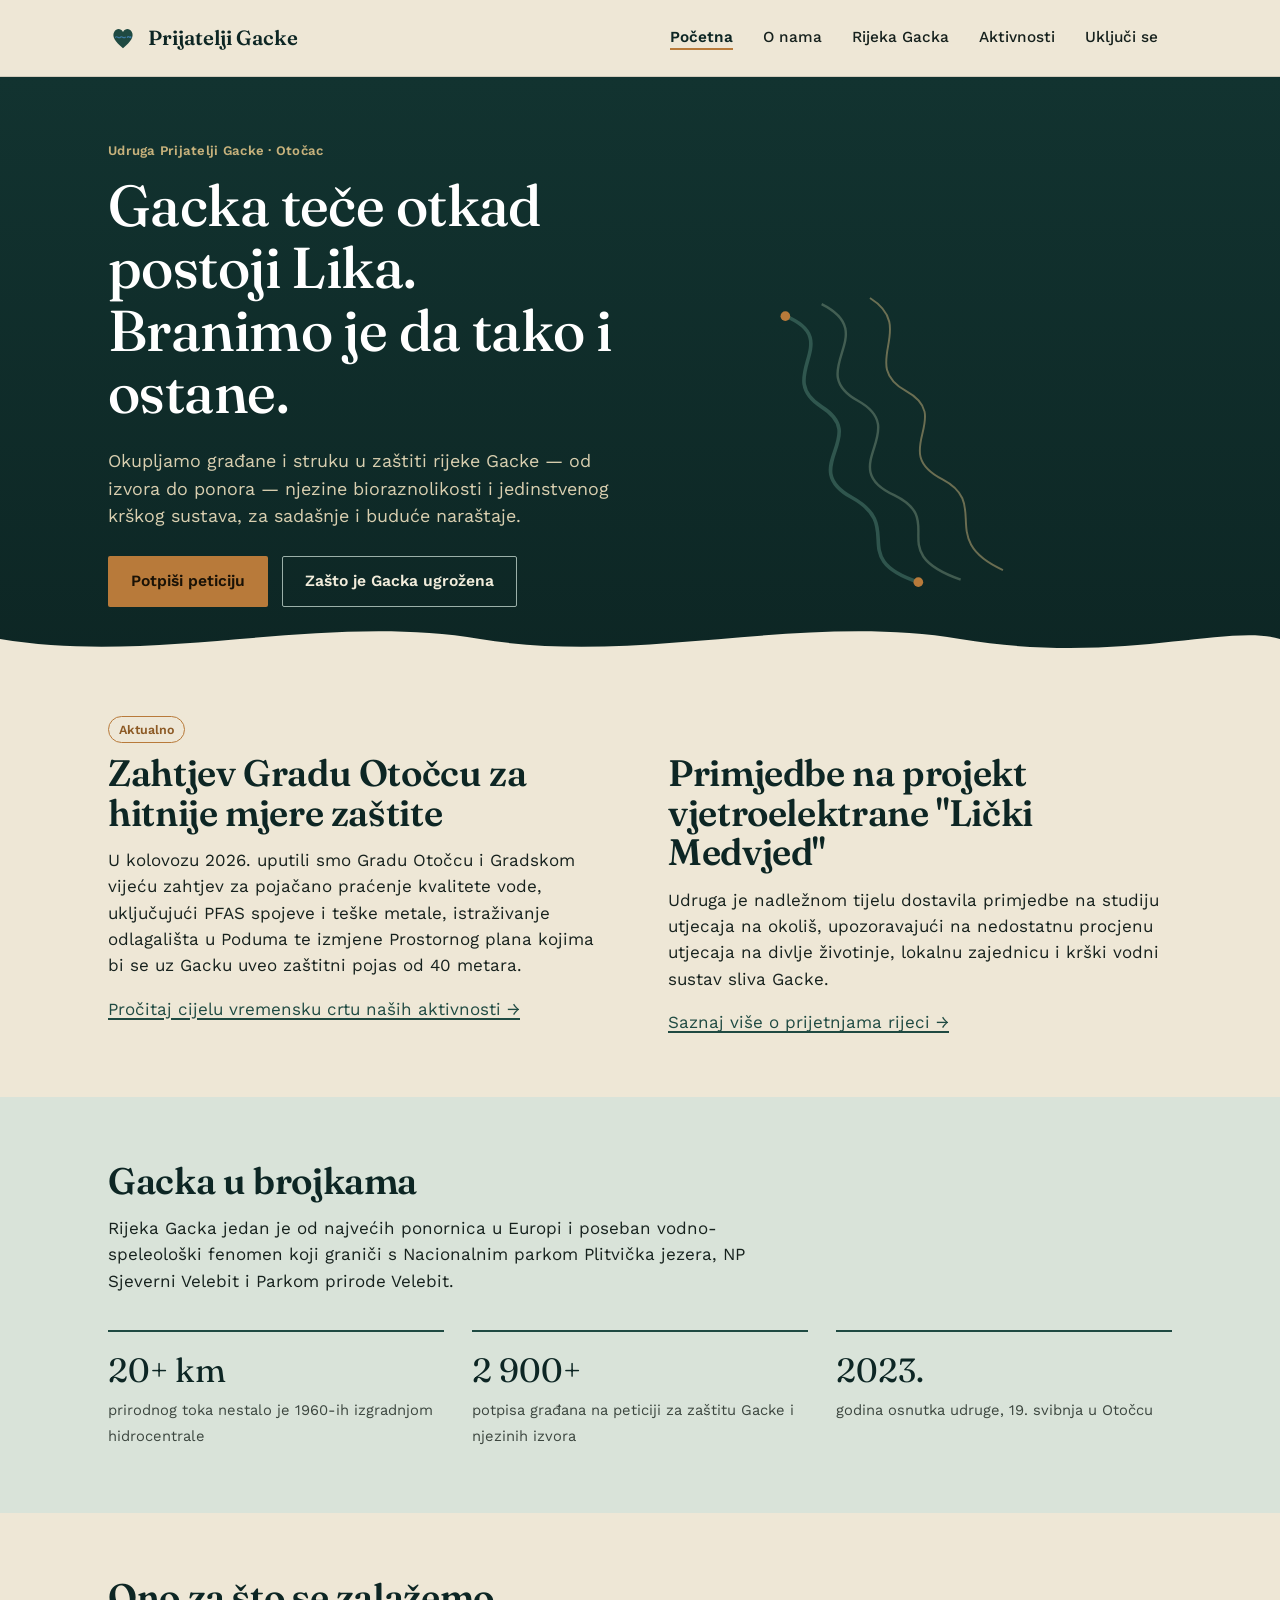
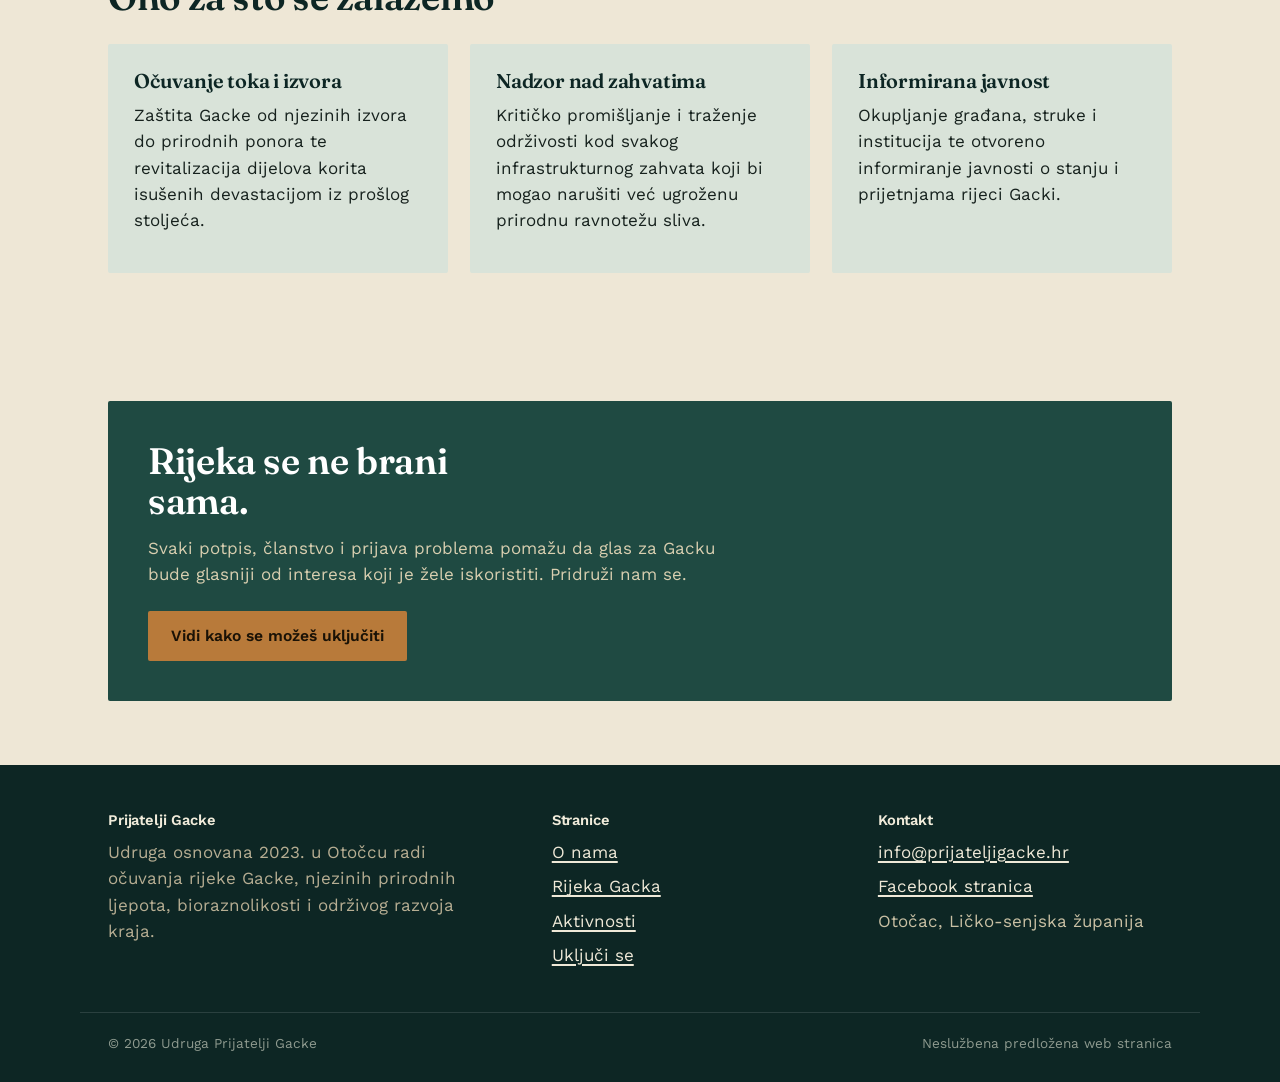
<file: index.html>
<!DOCTYPE html>
<html lang="hr">
<head>
<meta charset="UTF-8">
<meta name="viewport" content="width=device-width, initial-scale=1.0">
<title>Prijatelji Gacke — udruga za očuvanje rijeke Gacke</title>
<meta name="description" content="Udruga Prijatelji Gacke okuplja građane i struku u zaštiti rijeke Gacke, njezinih izvora, ponora i krškog ekosustava u Otočcu.">
<meta property="og:title" content="Prijatelji Gacke — udruga za očuvanje rijeke Gacke">
<meta property="og:description" content="Udruga Prijatelji Gacke okuplja građane i struku u zaštiti rijeke Gacke, njezinih izvora, ponora i krškog ekosustava u Otočcu.">
<meta property="og:image" content="https://prijatelji-gacke.netlify.app/og-image.png">
<meta property="og:type" content="website">
<meta property="og:url" content="https://prijatelji-gacke.netlify.app/">
<meta name="twitter:card" content="summary_large_image">
<link rel="icon" href="favicon.ico" sizes="any">
<link rel="icon" href="icon-32.png" type="image/png" sizes="32x32">
<link rel="apple-touch-icon" href="apple-touch-icon.png">
<link rel="stylesheet" href="style.css">
</head>
<body>
<a class="skip" href="#glavni">Preskoči na sadržaj</a>

<header class="site">
  <div class="nav-row">
    <a class="wordmark" href="index.html">
      <svg width="30" height="30" viewBox="0 0 200 200" xmlns="http://www.w3.org/2000/svg"><path d="M100,168 C46,124 24,88 42,58 C56,35 85,34 100,60 C115,34 144,35 158,58 C176,88 154,124 100,168 Z" fill="#1F4A42"/><path d="M50,95 C60,82 71,108 82,95 C93,82 104,108 115,95" fill="none" stroke="#3E7CA6" stroke-width="8" stroke-linecap="round"/><path d="M129,95 C138,84 143,100 150,95" fill="none" stroke="#3E7CA6" stroke-width="8" stroke-linecap="round"/><circle cx="150" cy="95" r="6.5" fill="#3E7CA6"/></svg>
      Prijatelji Gacke
    </a>
    <button class="menu-btn" id="menuBtn" aria-expanded="false" aria-controls="primaryNav">Izbornik</button>
    <nav class="primary" id="primaryNav">
      <a href="index.html" aria-current="page">Početna</a>
      <a href="o-nama.html">O nama</a>
      <a href="gacka.html">Rijeka Gacka</a>
      <a href="aktivnosti.html">Aktivnosti</a>
      <a href="ukljuci-se.html">Uključi se</a>
    </nav>
  </div>
</header>

<main id="glavni">

  <section class="hero">
    <div class="wrap">
      <div class="hero-inner">
        <div>
          <p class="eyebrow">Udruga Prijatelji Gacke · Otočac</p>
          <h1>Gacka teče otkad postoji Lika. Branimo je da tako i ostane.</h1>
          <p class="lede">Okupljamo građane i struku u zaštiti rijeke Gacke — od izvora do ponora — njezine bioraznolikosti i jedinstvenog krškog sustava, za sadašnje i buduće naraštaje.</p>
          <div class="hero-actions">
            <a class="btn btn-accent" href="ukljuci-se.html">Potpiši peticiju</a>
            <a class="btn btn-line" href="gacka.html">Zašto je Gacka ugrožena</a>
          </div>
        </div>
        <svg class="hero-river" viewBox="0 0 360 260" fill="none" xmlns="http://www.w3.org/2000/svg" aria-hidden="true">
          <path d="M40 20C90 40 30 70 70 95C110 120 50 145 95 170C140 195 90 220 150 240" stroke="#4C7A6E" stroke-width="3" fill="none" opacity="0.55"/>
          <path d="M70 10C120 35 55 65 100 90C145 115 80 145 130 168C175 190 120 215 185 238" stroke="#8FA98F" stroke-width="2" fill="none" opacity="0.4"/>
          <path d="M110 5C150 30 100 60 140 82C180 104 125 132 170 155C210 176 165 205 220 230" stroke="#C7B27C" stroke-width="1.6" fill="none" opacity="0.5"/>
          <circle cx="150" cy="240" r="4" fill="#B87A3A"/>
          <circle cx="40" cy="20" r="4" fill="#B87A3A"/>
        </svg>
      </div>
    </div>
    <svg class="river-divider" viewBox="0 0 1200 60" preserveAspectRatio="none" xmlns="http://www.w3.org/2000/svg">
      <path d="M0 30C150 55 300 5 450 30C600 55 750 5 900 30C1050 55 1150 15 1200 30V60H0V30Z" fill="#EEE7D6"/>
    </svg>
  </section>

  <section class="section-tight">
    <div class="wrap">
      <div class="tag">Aktualno</div>
      <div class="two-col" id="vijesti-container">
        <p>Učitavanje vijesti…</p>
      </div>
    </div>
  </section>

  <section style="background:var(--mist);">
    <div class="wrap">
      <h2>Gacka u brojkama</h2>
      <p style="max-width:60ch;">Rijeka Gacka jedan je od najvećih ponornica u Europi i poseban vodno-speleološki fenomen koji graniči s Nacionalnim parkom Plitvička jezera, NP Sjeverni Velebit i Parkom prirode Velebit.</p>
      <div class="stat-row" id="stats-container">
        <p>Učitavanje…</p>
      </div>
    </div>
  </section>

  <section>
    <div class="wrap">
      <h2 style="max-width:20ch;">Ono za što se zalažemo</h2>
      <div class="grid-3" style="margin-top:28px;">
        <div class="card">
          <h3>Očuvanje toka i izvora</h3>
          <p>Zaštita Gacke od njezinih izvora do prirodnih ponora te revitalizacija dijelova korita isušenih devastacijom iz prošlog stoljeća.</p>
        </div>
        <div class="card">
          <h3>Nadzor nad zahvatima</h3>
          <p>Kritičko promišljanje i traženje održivosti kod svakog infrastrukturnog zahvata koji bi mogao narušiti već ugroženu prirodnu ravnotežu sliva.</p>
        </div>
        <div class="card">
          <h3>Informirana javnost</h3>
          <p>Okupljanje građana, struke i institucija te otvoreno informiranje javnosti o stanju i prijetnjama rijeci Gacki.</p>
        </div>
      </div>
    </div>
  </section>

  <section>
    <div class="wrap">
      <div class="callout">
        <h2 style="max-width:16ch;">Rijeka se ne brani sama.</h2>
        <p style="color:#D9CFB0; max-width:52ch;">Svaki potpis, članstvo i prijava problema pomažu da glas za Gacku bude glasniji od interesa koji je žele iskoristiti. Pridruži nam se.</p>
        <a class="btn btn-accent" href="ukljuci-se.html">Vidi kako se možeš uključiti</a>
      </div>
    </div>
  </section>

</main>

<footer class="site">
  <div class="wrap footer-grid">
    <div>
      <h4>Prijatelji Gacke</h4>
      <p style="max-width:34ch; color:#B7AE93;">Udruga osnovana 2023. u Otočcu radi očuvanja rijeke Gacke, njezinih prirodnih ljepota, bioraznolikosti i održivog razvoja kraja.</p>
    </div>
    <div>
      <h4>Stranice</h4>
      <ul>
        <li><a href="o-nama.html">O nama</a></li>
        <li><a href="gacka.html">Rijeka Gacka</a></li>
        <li><a href="aktivnosti.html">Aktivnosti</a></li>
        <li><a href="ukljuci-se.html">Uključi se</a></li>
      </ul>
    </div>
    <div>
      <h4>Kontakt</h4>
      <ul>
        <li><a href="mailto:info@prijateljigacke.hr">info@prijateljigacke.hr</a></li>
        <li><a href="https://www.facebook.com/p/Prijatelji-Gacke-100092596492673/" target="_blank" rel="noopener">Facebook stranica</a></li>
        <li>Otočac, Ličko-senjska županija</li>
      </ul>
    </div>
  </div>
  <div class="wrap footer-bottom">
    <span>© 2026 Udruga Prijatelji Gacke</span>
    <span>Neslužbena predložena web stranica</span>
  </div>
</footer>

<script>
document.getElementById('menuBtn').addEventListener('click', function(){
  var nav = document.getElementById('primaryNav');
  var open = nav.classList.toggle('open');
  this.setAttribute('aria-expanded', open);
});

fetch('data/vijesti.json').then(function(r){ return r.json(); }).then(function(data){
  var el = document.getElementById('vijesti-container');
  el.innerHTML = '';
  data.items.forEach(function(item){
    var div = document.createElement('div');
    var h2 = document.createElement('h2');
    h2.textContent = item.naslov;
    var p = document.createElement('p');
    p.textContent = item.tekst;
    var pLink = document.createElement('p');
    var a = document.createElement('a');
    a.href = item.link;
    a.textContent = item.linkText + ' →';
    pLink.appendChild(a);
    div.appendChild(h2);
    div.appendChild(p);
    div.appendChild(pLink);
    el.appendChild(div);
  });
}).catch(function(){
  document.getElementById('vijesti-container').innerHTML = '<p>Vijesti trenutno nisu dostupne.</p>';
});

fetch('data/statistike.json').then(function(r){ return r.json(); }).then(function(data){
  var el = document.getElementById('stats-container');
  el.innerHTML = '';
  data.items.forEach(function(item){
    var div = document.createElement('div');
    div.className = 'stat';
    var num = document.createElement('span');
    num.className = 'num';
    num.textContent = item.broj;
    var label = document.createElement('span');
    label.className = 'label';
    label.textContent = item.opis;
    div.appendChild(num);
    div.appendChild(label);
    el.appendChild(div);
  });
}).catch(function(){
  document.getElementById('stats-container').innerHTML = '<p>Statistike trenutno nisu dostupne.</p>';
});
</script>
</body>
</html>
</file>
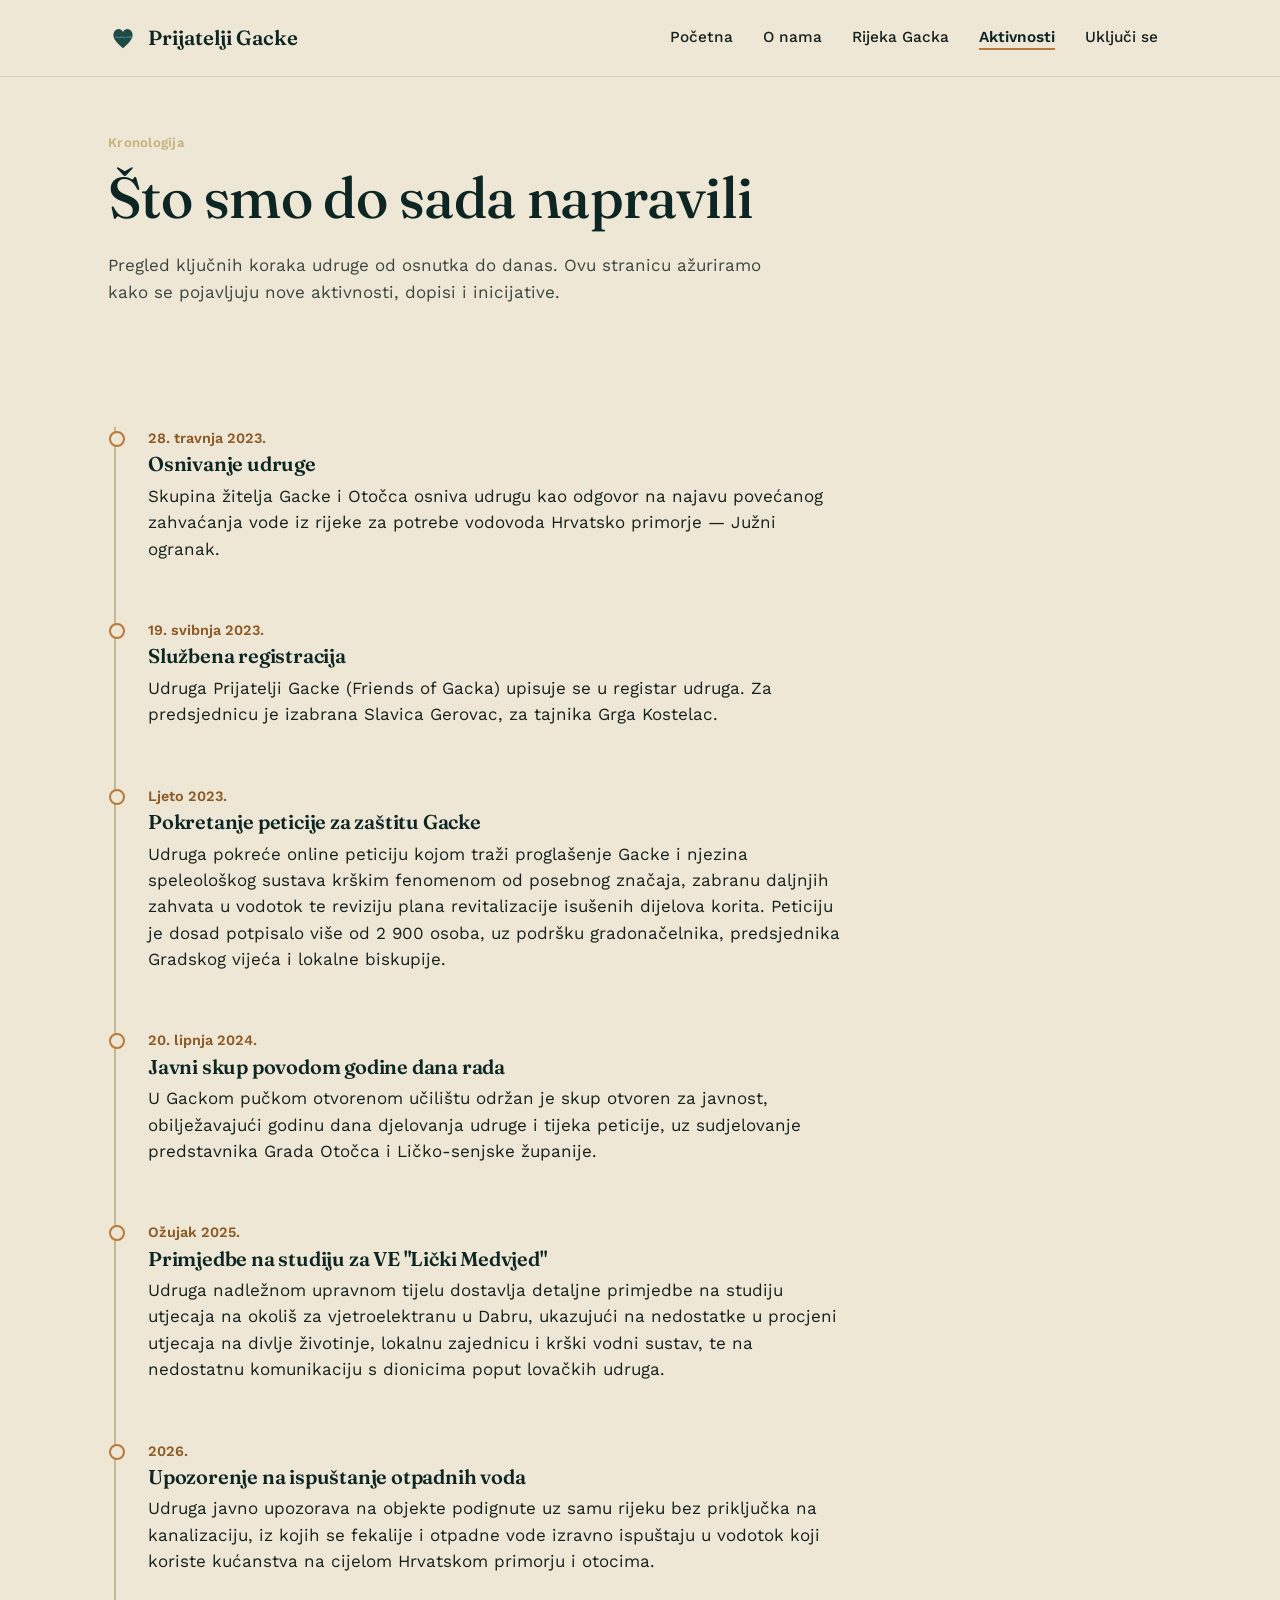
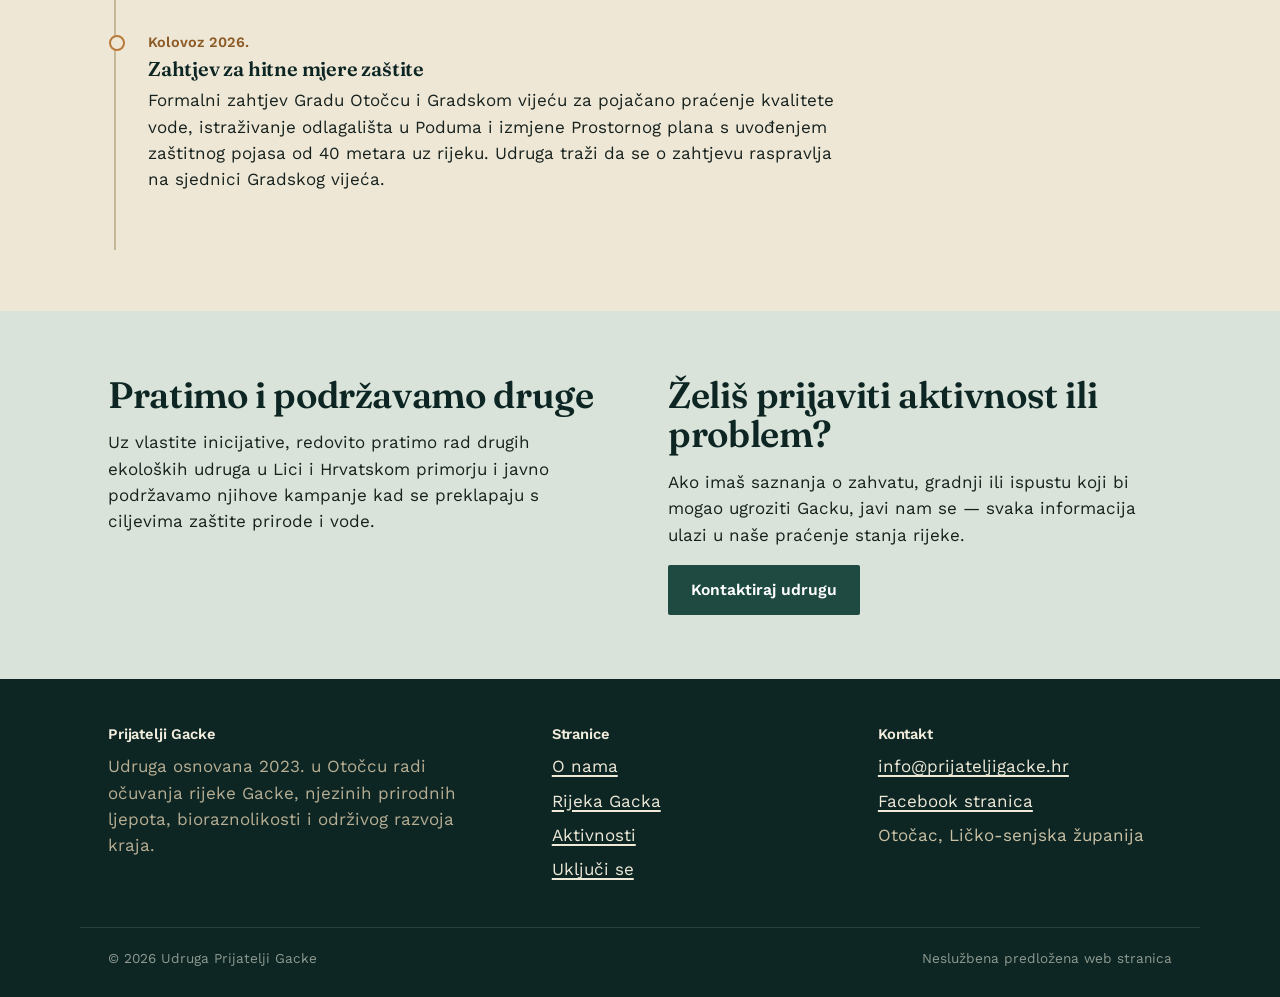
<file: aktivnosti.html>
<!DOCTYPE html>
<html lang="hr">
<head>
<meta charset="UTF-8">
<meta name="viewport" content="width=device-width, initial-scale=1.0">
<title>Aktivnosti — Prijatelji Gacke</title>
<meta name="description" content="Vremenska crta djelovanja udruge Prijatelji Gacke — od osnutka do najnovijih inicijativa.">
<link rel="icon" href="favicon.ico" sizes="any">
<link rel="icon" href="icon-32.png" type="image/png" sizes="32x32">
<link rel="apple-touch-icon" href="apple-touch-icon.png">
<link rel="stylesheet" href="style.css">
</head>
<body>
<a class="skip" href="#glavni">Preskoči na sadržaj</a>

<header class="site">
  <div class="nav-row">
    <a class="wordmark" href="index.html">
      <svg width="30" height="30" viewBox="0 0 200 200" xmlns="http://www.w3.org/2000/svg"><path d="M100,168 C46,124 24,88 42,58 C56,35 85,34 100,60 C115,34 144,35 158,58 C176,88 154,124 100,168 Z" fill="#1F4A42"/><path d="M50,95 C60,82 71,108 82,95 C93,82 104,108 115,95" fill="none" stroke="#3E7CA6" stroke-width="8" stroke-linecap="round"/><path d="M129,95 C138,84 143,100 150,95" fill="none" stroke="#3E7CA6" stroke-width="8" stroke-linecap="round"/><circle cx="150" cy="95" r="6.5" fill="#3E7CA6"/></svg>
      Prijatelji Gacke
    </a>
    <button class="menu-btn" id="menuBtn" aria-expanded="false" aria-controls="primaryNav">Izbornik</button>
    <nav class="primary" id="primaryNav">
      <a href="index.html">Početna</a>
      <a href="o-nama.html">O nama</a>
      <a href="gacka.html">Rijeka Gacka</a>
      <a href="aktivnosti.html" aria-current="page">Aktivnosti</a>
      <a href="ukljuci-se.html">Uključi se</a>
    </nav>
  </div>
</header>

<main id="glavni">

  <section class="section-tight" style="padding-top:56px;">
    <div class="wrap">
      <p class="eyebrow">Kronologija</p>
      <h1 style="max-width:18ch;">Što smo do sada napravili</h1>
      <p class="lede" style="color:#3C463F; max-width:60ch;">Pregled ključnih koraka udruge od osnutka do danas. Ovu stranicu ažuriramo kako se pojavljuju nove aktivnosti, dopisi i inicijative.</p>
    </div>
  </section>

  <section class="section-tight">
    <div class="wrap">
      <ul class="timeline" id="timeline-container">
        <li><p>Učitavanje vremenske crte…</p></li>
      </ul>
    </div>
  </section>

  <section style="background:var(--mist);">
    <div class="wrap">
      <div class="two-col">
        <div>
          <h2>Pratimo i podržavamo druge</h2>
          <p>Uz vlastite inicijative, redovito pratimo rad drugih ekoloških udruga u Lici i Hrvatskom primorju i javno podržavamo njihove kampanje kad se preklapaju s ciljevima zaštite prirode i vode.</p>
        </div>
        <div>
          <h2>Želiš prijaviti aktivnost ili problem?</h2>
          <p>Ako imaš saznanja o zahvatu, gradnji ili ispustu koji bi mogao ugroziti Gacku, javi nam se — svaka informacija ulazi u naše praćenje stanja rijeke.</p>
          <a class="btn btn-deep" href="ukljuci-se.html">Kontaktiraj udrugu</a>
        </div>
      </div>
    </div>
  </section>

</main>

<footer class="site">
  <div class="wrap footer-grid">
    <div>
      <h4>Prijatelji Gacke</h4>
      <p style="max-width:34ch; color:#B7AE93;">Udruga osnovana 2023. u Otočcu radi očuvanja rijeke Gacke, njezinih prirodnih ljepota, bioraznolikosti i održivog razvoja kraja.</p>
    </div>
    <div>
      <h4>Stranice</h4>
      <ul>
        <li><a href="o-nama.html">O nama</a></li>
        <li><a href="gacka.html">Rijeka Gacka</a></li>
        <li><a href="aktivnosti.html">Aktivnosti</a></li>
        <li><a href="ukljuci-se.html">Uključi se</a></li>
      </ul>
    </div>
    <div>
      <h4>Kontakt</h4>
      <ul>
        <li><a href="mailto:info@prijateljigacke.hr">info@prijateljigacke.hr</a></li>
        <li><a href="https://www.facebook.com/p/Prijatelji-Gacke-100092596492673/" target="_blank" rel="noopener">Facebook stranica</a></li>
        <li>Otočac, Ličko-senjska županija</li>
      </ul>
    </div>
  </div>
  <div class="wrap footer-bottom">
    <span>© 2026 Udruga Prijatelji Gacke</span>
    <span>Neslužbena predložena web stranica</span>
  </div>
</footer>

<script>
document.getElementById('menuBtn').addEventListener('click', function(){
  var nav = document.getElementById('primaryNav');
  var open = nav.classList.toggle('open');
  this.setAttribute('aria-expanded', open);
});

fetch('data/aktivnosti.json').then(function(r){ return r.json(); }).then(function(data){
  var el = document.getElementById('timeline-container');
  el.innerHTML = '';
  data.items.forEach(function(item){
    var li = document.createElement('li');
    var date = document.createElement('span');
    date.className = 'date';
    date.textContent = item.datum;
    var h3 = document.createElement('h3');
    h3.textContent = item.naslov;
    var p = document.createElement('p');
    p.textContent = item.opis;
    li.appendChild(date);
    li.appendChild(h3);
    li.appendChild(p);
    el.appendChild(li);
  });
}).catch(function(){
  document.getElementById('timeline-container').innerHTML = '<li><p>Vremenska crta trenutno nije dostupna.</p></li>';
});
</script>
</body>
</html>
</file>
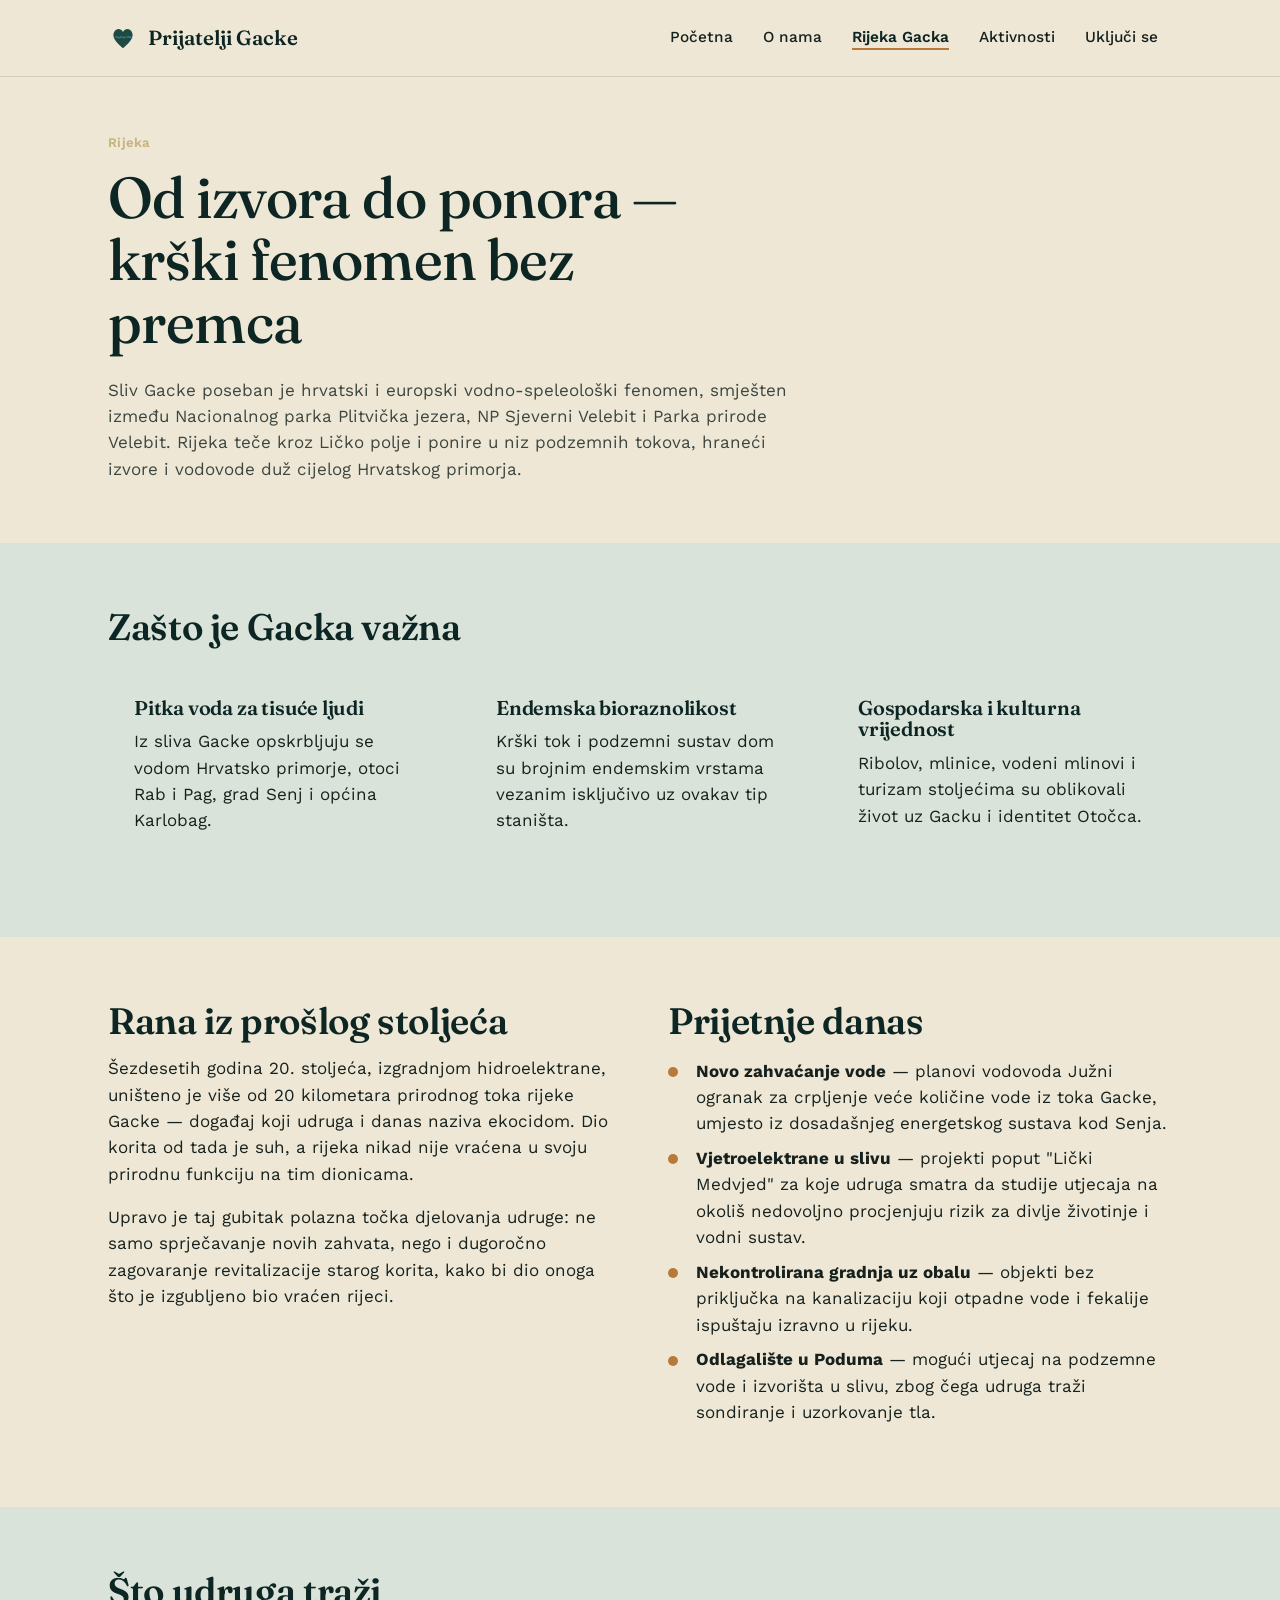
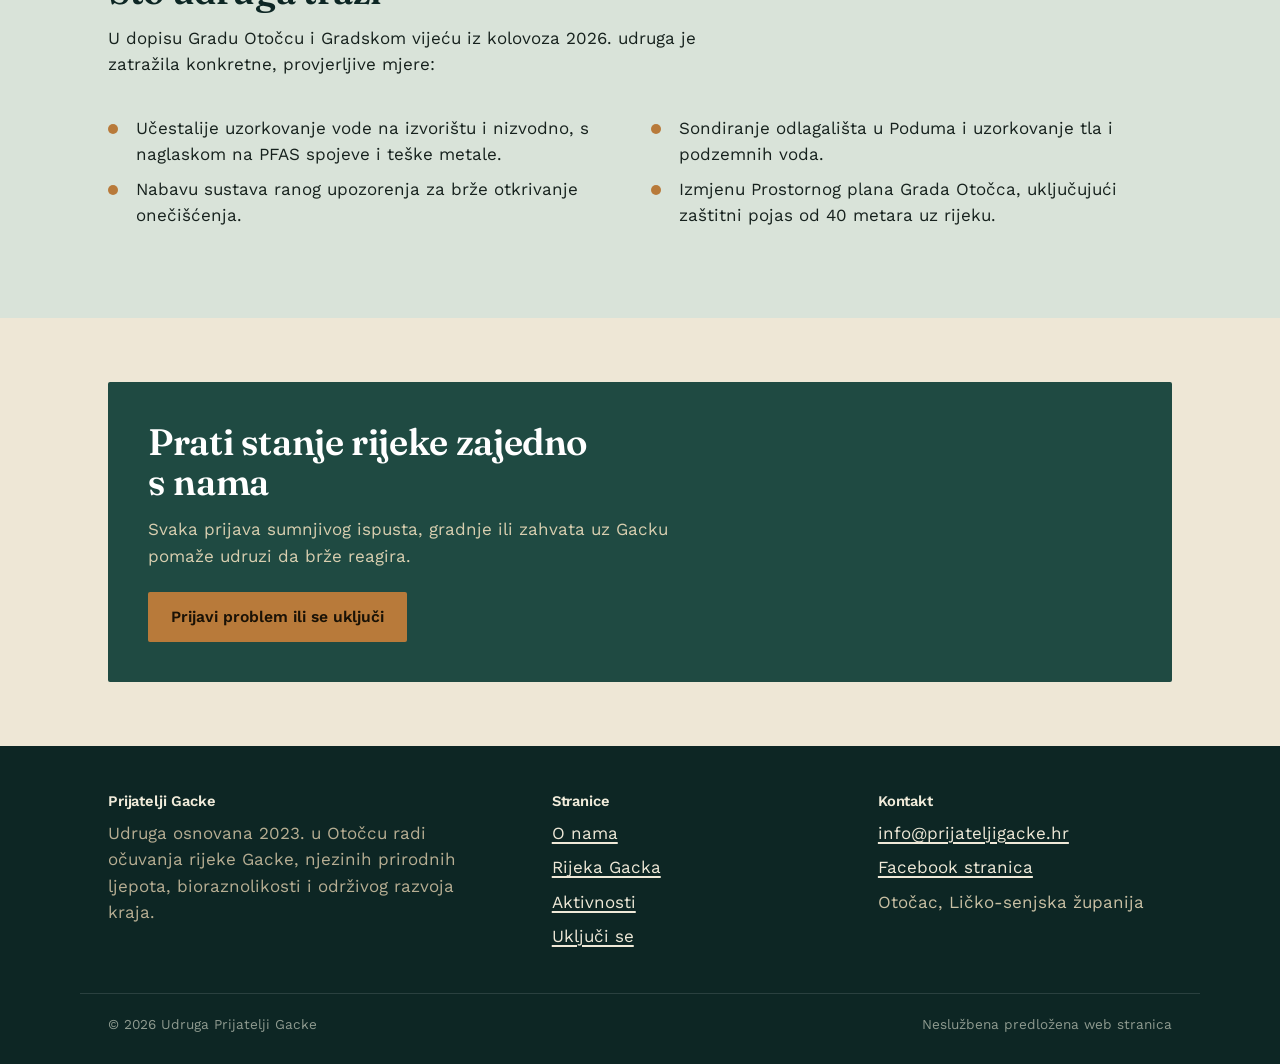
<file: gacka.html>
<!DOCTYPE html>
<html lang="hr">
<head>
<meta charset="UTF-8">
<meta name="viewport" content="width=device-width, initial-scale=1.0">
<title>Rijeka Gacka — Prijatelji Gacke</title>
<meta name="description" content="O rijeci Gacki, njezinu krškom fenomenu i prijetnjama koje joj danas ugrožavaju opstanak.">
<link rel="icon" href="favicon.ico" sizes="any">
<link rel="icon" href="icon-32.png" type="image/png" sizes="32x32">
<link rel="apple-touch-icon" href="apple-touch-icon.png">
<link rel="stylesheet" href="style.css">
</head>
<body>
<a class="skip" href="#glavni">Preskoči na sadržaj</a>

<header class="site">
  <div class="nav-row">
    <a class="wordmark" href="index.html">
      <svg width="30" height="30" viewBox="0 0 200 200" xmlns="http://www.w3.org/2000/svg"><path d="M100,168 C46,124 24,88 42,58 C56,35 85,34 100,60 C115,34 144,35 158,58 C176,88 154,124 100,168 Z" fill="#1F4A42"/><path d="M50,95 C60,82 71,108 82,95 C93,82 104,108 115,95" fill="none" stroke="#3E7CA6" stroke-width="8" stroke-linecap="round"/><path d="M129,95 C138,84 143,100 150,95" fill="none" stroke="#3E7CA6" stroke-width="8" stroke-linecap="round"/><circle cx="150" cy="95" r="6.5" fill="#3E7CA6"/></svg>
      Prijatelji Gacke
    </a>
    <button class="menu-btn" id="menuBtn" aria-expanded="false" aria-controls="primaryNav">Izbornik</button>
    <nav class="primary" id="primaryNav">
      <a href="index.html">Početna</a>
      <a href="o-nama.html">O nama</a>
      <a href="gacka.html" aria-current="page">Rijeka Gacka</a>
      <a href="aktivnosti.html">Aktivnosti</a>
      <a href="ukljuci-se.html">Uključi se</a>
    </nav>
  </div>
</header>

<main id="glavni">

  <section class="section-tight" style="padding-top:56px;">
    <div class="wrap">
      <p class="eyebrow">Rijeka</p>
      <h1 style="max-width:18ch;">Od izvora do ponora — krški fenomen bez premca</h1>
      <p class="lede" style="color:#3C463F; max-width:62ch;">Sliv Gacke poseban je hrvatski i europski vodno-speleološki fenomen, smješten između Nacionalnog parka Plitvička jezera, NP Sjeverni Velebit i Parka prirode Velebit. Rijeka teče kroz Ličko polje i ponire u niz podzemnih tokova, hraneći izvore i vodovode duž cijelog Hrvatskog primorja.</p>
    </div>
  </section>

  <section style="background:var(--mist);">
    <div class="wrap">
      <h2>Zašto je Gacka važna</h2>
      <div class="grid-3" style="margin-top:24px;">
        <div class="card">
          <h3>Pitka voda za tisuće ljudi</h3>
          <p>Iz sliva Gacke opskrbljuju se vodom Hrvatsko primorje, otoci Rab i Pag, grad Senj i općina Karlobag.</p>
        </div>
        <div class="card">
          <h3>Endemska bioraznolikost</h3>
          <p>Krški tok i podzemni sustav dom su brojnim endemskim vrstama vezanim isključivo uz ovakav tip staništa.</p>
        </div>
        <div class="card">
          <h3>Gospodarska i kulturna vrijednost</h3>
          <p>Ribolov, mlinice, vodeni mlinovi i turizam stoljećima su oblikovali život uz Gacku i identitet Otočca.</p>
        </div>
      </div>
    </div>
  </section>

  <section>
    <div class="wrap two-col">
      <div>
        <h2>Rana iz prošlog stoljeća</h2>
        <p>Šezdesetih godina 20. stoljeća, izgradnjom hidroelektrane, uništeno je više od 20 kilometara prirodnog toka rijeke Gacke — događaj koji udruga i danas naziva ekocidom. Dio korita od tada je suh, a rijeka nikad nije vraćena u svoju prirodnu funkciju na tim dionicama.</p>
        <p>Upravo je taj gubitak polazna točka djelovanja udruge: ne samo sprječavanje novih zahvata, nego i dugoročno zagovaranje revitalizacije starog korita, kako bi dio onoga što je izgubljeno bio vraćen rijeci.</p>
      </div>
      <div>
        <h2>Prijetnje danas</h2>
        <ul class="list-check">
          <li><strong>Novo zahvaćanje vode</strong> — planovi vodovoda Južni ogranak za crpljenje veće količine vode iz toka Gacke, umjesto iz dosadašnjeg energetskog sustava kod Senja.</li>
          <li><strong>Vjetroelektrane u slivu</strong> — projekti poput "Lički Medvjed" za koje udruga smatra da studije utjecaja na okoliš nedovoljno procjenjuju rizik za divlje životinje i vodni sustav.</li>
          <li><strong>Nekontrolirana gradnja uz obalu</strong> — objekti bez priključka na kanalizaciju koji otpadne vode i fekalije ispuštaju izravno u rijeku.</li>
          <li><strong>Odlagalište u Poduma</strong> — mogući utjecaj na podzemne vode i izvorišta u slivu, zbog čega udruga traži sondiranje i uzorkovanje tla.</li>
        </ul>
      </div>
    </div>
  </section>

  <section style="background:var(--mist);">
    <div class="wrap">
      <h2>Što udruga traži</h2>
      <p style="max-width:60ch;">U dopisu Gradu Otočcu i Gradskom vijeću iz kolovoza 2026. udruga je zatražila konkretne, provjerljive mjere:</p>
      <div class="grid-2" style="margin-top:20px;">
        <ul class="list-check">
          <li>Učestalije uzorkovanje vode na izvorištu i nizvodno, s naglaskom na PFAS spojeve i teške metale.</li>
          <li>Nabavu sustava ranog upozorenja za brže otkrivanje onečišćenja.</li>
        </ul>
        <ul class="list-check">
          <li>Sondiranje odlagališta u Poduma i uzorkovanje tla i podzemnih voda.</li>
          <li>Izmjenu Prostornog plana Grada Otočca, uključujući zaštitni pojas od 40 metara uz rijeku.</li>
        </ul>
      </div>
    </div>
  </section>

  <section>
    <div class="wrap">
      <div class="callout">
        <h2 style="max-width:18ch;">Prati stanje rijeke zajedno s nama</h2>
        <p style="color:#D9CFB0; max-width:52ch;">Svaka prijava sumnjivog ispusta, gradnje ili zahvata uz Gacku pomaže udruzi da brže reagira.</p>
        <a class="btn btn-accent" href="ukljuci-se.html">Prijavi problem ili se uključi</a>
      </div>
    </div>
  </section>

</main>

<footer class="site">
  <div class="wrap footer-grid">
    <div>
      <h4>Prijatelji Gacke</h4>
      <p style="max-width:34ch; color:#B7AE93;">Udruga osnovana 2023. u Otočcu radi očuvanja rijeke Gacke, njezinih prirodnih ljepota, bioraznolikosti i održivog razvoja kraja.</p>
    </div>
    <div>
      <h4>Stranice</h4>
      <ul>
        <li><a href="o-nama.html">O nama</a></li>
        <li><a href="gacka.html">Rijeka Gacka</a></li>
        <li><a href="aktivnosti.html">Aktivnosti</a></li>
        <li><a href="ukljuci-se.html">Uključi se</a></li>
      </ul>
    </div>
    <div>
      <h4>Kontakt</h4>
      <ul>
        <li><a href="mailto:info@prijateljigacke.hr">info@prijateljigacke.hr</a></li>
        <li><a href="https://www.facebook.com/p/Prijatelji-Gacke-100092596492673/" target="_blank" rel="noopener">Facebook stranica</a></li>
        <li>Otočac, Ličko-senjska županija</li>
      </ul>
    </div>
  </div>
  <div class="wrap footer-bottom">
    <span>© 2026 Udruga Prijatelji Gacke</span>
    <span>Neslužbena predložena web stranica</span>
  </div>
</footer>

<script>
document.getElementById('menuBtn').addEventListener('click', function(){
  var nav = document.getElementById('primaryNav');
  var open = nav.classList.toggle('open');
  this.setAttribute('aria-expanded', open);
});
</script>
</body>
</html>
</file>
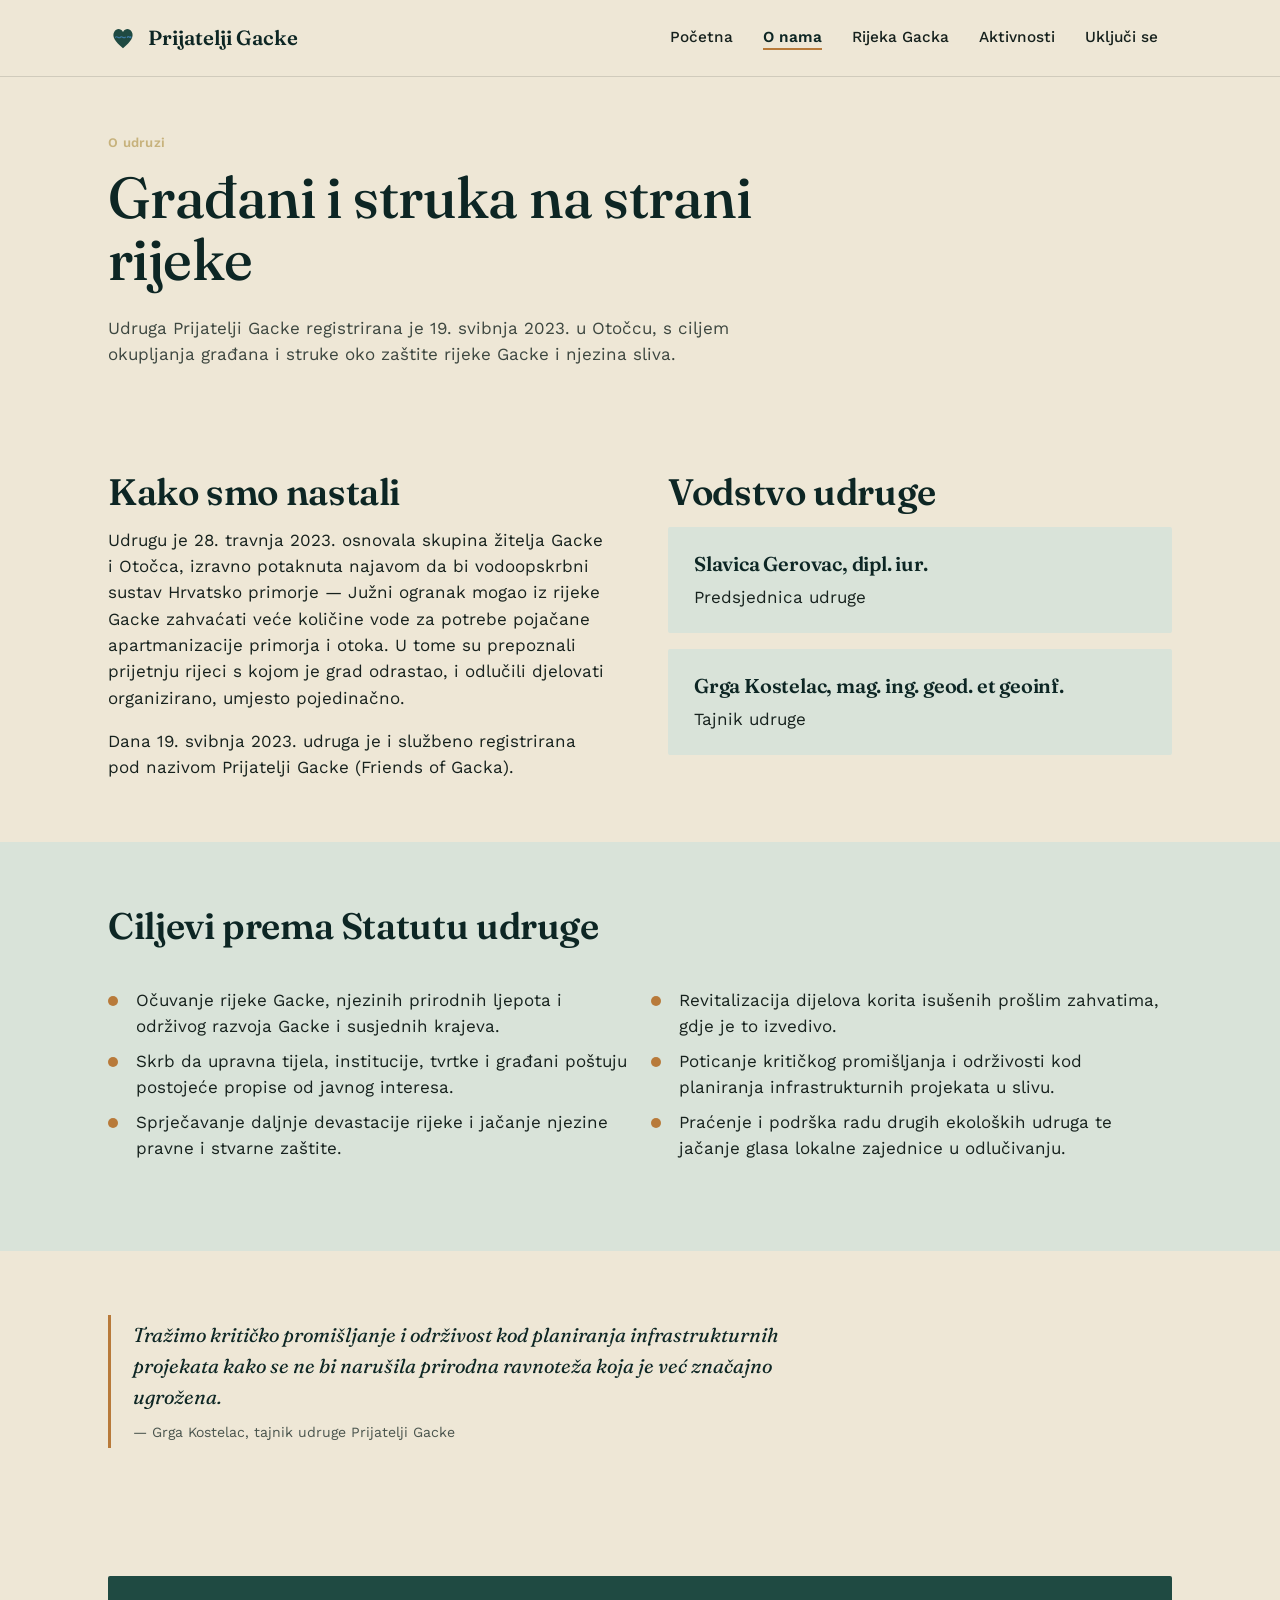
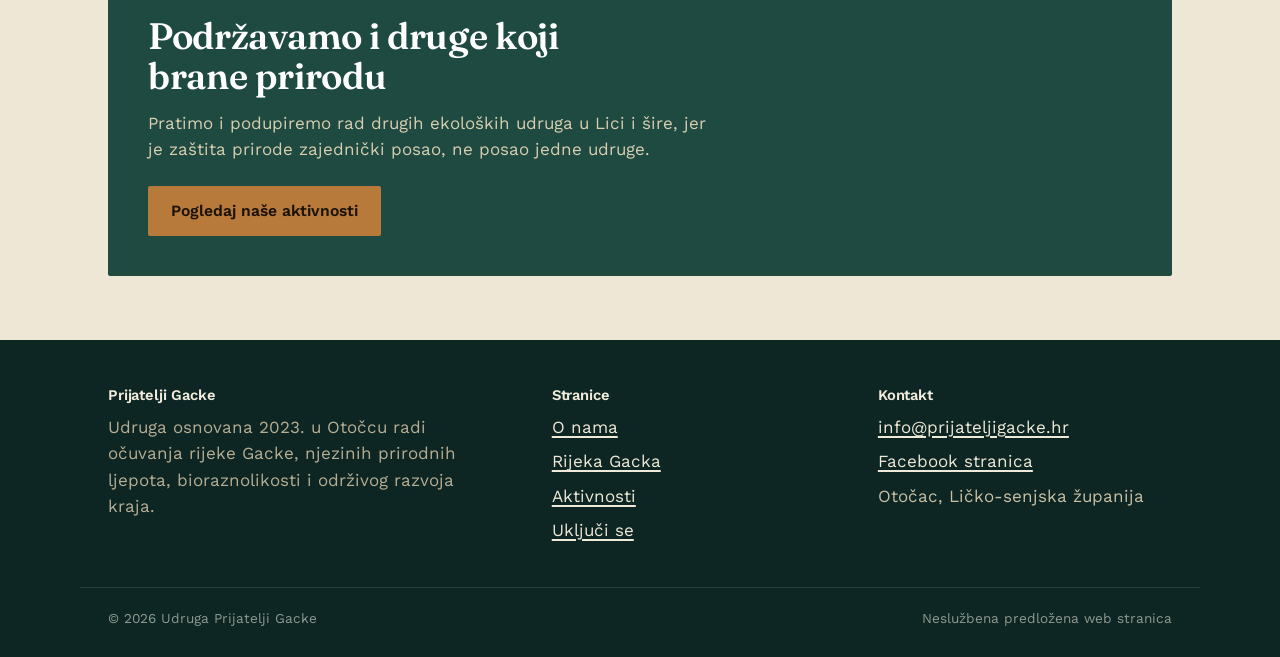
<file: o-nama.html>
<!DOCTYPE html>
<html lang="hr">
<head>
<meta charset="UTF-8">
<meta name="viewport" content="width=device-width, initial-scale=1.0">
<title>O nama — Prijatelji Gacke</title>
<meta name="description" content="Tko su Prijatelji Gacke, kada je udruga osnovana, njezin statut i ciljevi.">
<link rel="icon" href="favicon.ico" sizes="any">
<link rel="icon" href="icon-32.png" type="image/png" sizes="32x32">
<link rel="apple-touch-icon" href="apple-touch-icon.png">
<link rel="stylesheet" href="style.css">
</head>
<body>
<a class="skip" href="#glavni">Preskoči na sadržaj</a>

<header class="site">
  <div class="nav-row">
    <a class="wordmark" href="index.html">
      <svg width="30" height="30" viewBox="0 0 200 200" xmlns="http://www.w3.org/2000/svg"><path d="M100,168 C46,124 24,88 42,58 C56,35 85,34 100,60 C115,34 144,35 158,58 C176,88 154,124 100,168 Z" fill="#1F4A42"/><path d="M50,95 C60,82 71,108 82,95 C93,82 104,108 115,95" fill="none" stroke="#3E7CA6" stroke-width="8" stroke-linecap="round"/><path d="M129,95 C138,84 143,100 150,95" fill="none" stroke="#3E7CA6" stroke-width="8" stroke-linecap="round"/><circle cx="150" cy="95" r="6.5" fill="#3E7CA6"/></svg>
      Prijatelji Gacke
    </a>
    <button class="menu-btn" id="menuBtn" aria-expanded="false" aria-controls="primaryNav">Izbornik</button>
    <nav class="primary" id="primaryNav">
      <a href="index.html">Početna</a>
      <a href="o-nama.html" aria-current="page">O nama</a>
      <a href="gacka.html">Rijeka Gacka</a>
      <a href="aktivnosti.html">Aktivnosti</a>
      <a href="ukljuci-se.html">Uključi se</a>
    </nav>
  </div>
</header>

<main id="glavni">

  <section class="section-tight" style="padding-top:56px;">
    <div class="wrap">
      <p class="eyebrow">O udruzi</p>
      <h1 style="max-width:18ch;">Građani i struka na strani rijeke</h1>
      <p class="lede" style="color:#3C463F; max-width:60ch;">Udruga Prijatelji Gacke registrirana je 19. svibnja 2023. u Otočcu, s ciljem okupljanja građana i struke oko zaštite rijeke Gacke i njezina sliva.</p>
    </div>
  </section>

  <section class="section-tight">
    <div class="wrap two-col">
      <div>
        <h2>Kako smo nastali</h2>
        <p>Udrugu je 28. travnja 2023. osnovala skupina žitelja Gacke i Otočca, izravno potaknuta najavom da bi vodoopskrbni sustav Hrvatsko primorje — Južni ogranak mogao iz rijeke Gacke zahvaćati veće količine vode za potrebe pojačane apartmanizacije primorja i otoka. U tome su prepoznali prijetnju rijeci s kojom je grad odrastao, i odlučili djelovati organizirano, umjesto pojedinačno.</p>
        <p>Dana 19. svibnja 2023. udruga je i službeno registrirana pod nazivom Prijatelji Gacke (Friends of Gacka).</p>
      </div>
      <div>
        <h2>Vodstvo udruge</h2>
        <div class="card" style="margin-bottom:16px;">
          <h3>Slavica Gerovac, dipl. iur.</h3>
          <p style="margin-bottom:0;">Predsjednica udruge</p>
        </div>
        <div class="card">
          <h3>Grga Kostelac, mag. ing. geod. et geoinf.</h3>
          <p style="margin-bottom:0;">Tajnik udruge</p>
        </div>
      </div>
    </div>
  </section>

  <section style="background:var(--mist);">
    <div class="wrap">
      <h2>Ciljevi prema Statutu udruge</h2>
      <div class="grid-2" style="margin-top:24px;">
        <ul class="list-check">
          <li>Očuvanje rijeke Gacke, njezinih prirodnih ljepota i održivog razvoja Gacke i susjednih krajeva.</li>
          <li>Skrb da upravna tijela, institucije, tvrtke i građani poštuju postojeće propise od javnog interesa.</li>
          <li>Sprječavanje daljnje devastacije rijeke i jačanje njezine pravne i stvarne zaštite.</li>
        </ul>
        <ul class="list-check">
          <li>Revitalizacija dijelova korita isušenih prošlim zahvatima, gdje je to izvedivo.</li>
          <li>Poticanje kritičkog promišljanja i održivosti kod planiranja infrastrukturnih projekata u slivu.</li>
          <li>Praćenje i podrška radu drugih ekoloških udruga te jačanje glasa lokalne zajednice u odlučivanju.</li>
        </ul>
      </div>
    </div>
  </section>

  <section>
    <div class="wrap">
      <blockquote>
        Tražimo kritičko promišljanje i održivost kod planiranja infrastrukturnih projekata kako se ne bi narušila prirodna ravnoteža koja je već značajno ugrožena.
        <cite>— Grga Kostelac, tajnik udruge Prijatelji Gacke</cite>
      </blockquote>
    </div>
  </section>

  <section>
    <div class="wrap">
      <div class="callout">
        <h2 style="max-width:18ch;">Podržavamo i druge koji brane prirodu</h2>
        <p style="color:#D9CFB0; max-width:52ch;">Pratimo i podupiremo rad drugih ekoloških udruga u Lici i šire, jer je zaštita prirode zajednički posao, ne posao jedne udruge.</p>
        <a class="btn btn-accent" href="aktivnosti.html">Pogledaj naše aktivnosti</a>
      </div>
    </div>
  </section>

</main>

<footer class="site">
  <div class="wrap footer-grid">
    <div>
      <h4>Prijatelji Gacke</h4>
      <p style="max-width:34ch; color:#B7AE93;">Udruga osnovana 2023. u Otočcu radi očuvanja rijeke Gacke, njezinih prirodnih ljepota, bioraznolikosti i održivog razvoja kraja.</p>
    </div>
    <div>
      <h4>Stranice</h4>
      <ul>
        <li><a href="o-nama.html">O nama</a></li>
        <li><a href="gacka.html">Rijeka Gacka</a></li>
        <li><a href="aktivnosti.html">Aktivnosti</a></li>
        <li><a href="ukljuci-se.html">Uključi se</a></li>
      </ul>
    </div>
    <div>
      <h4>Kontakt</h4>
      <ul>
        <li><a href="mailto:info@prijateljigacke.hr">info@prijateljigacke.hr</a></li>
        <li><a href="https://www.facebook.com/p/Prijatelji-Gacke-100092596492673/" target="_blank" rel="noopener">Facebook stranica</a></li>
        <li>Otočac, Ličko-senjska županija</li>
      </ul>
    </div>
  </div>
  <div class="wrap footer-bottom">
    <span>© 2026 Udruga Prijatelji Gacke</span>
    <span>Neslužbena predložena web stranica</span>
  </div>
</footer>

<script>
document.getElementById('menuBtn').addEventListener('click', function(){
  var nav = document.getElementById('primaryNav');
  var open = nav.classList.toggle('open');
  this.setAttribute('aria-expanded', open);
});
</script>
</body>
</html>
</file>
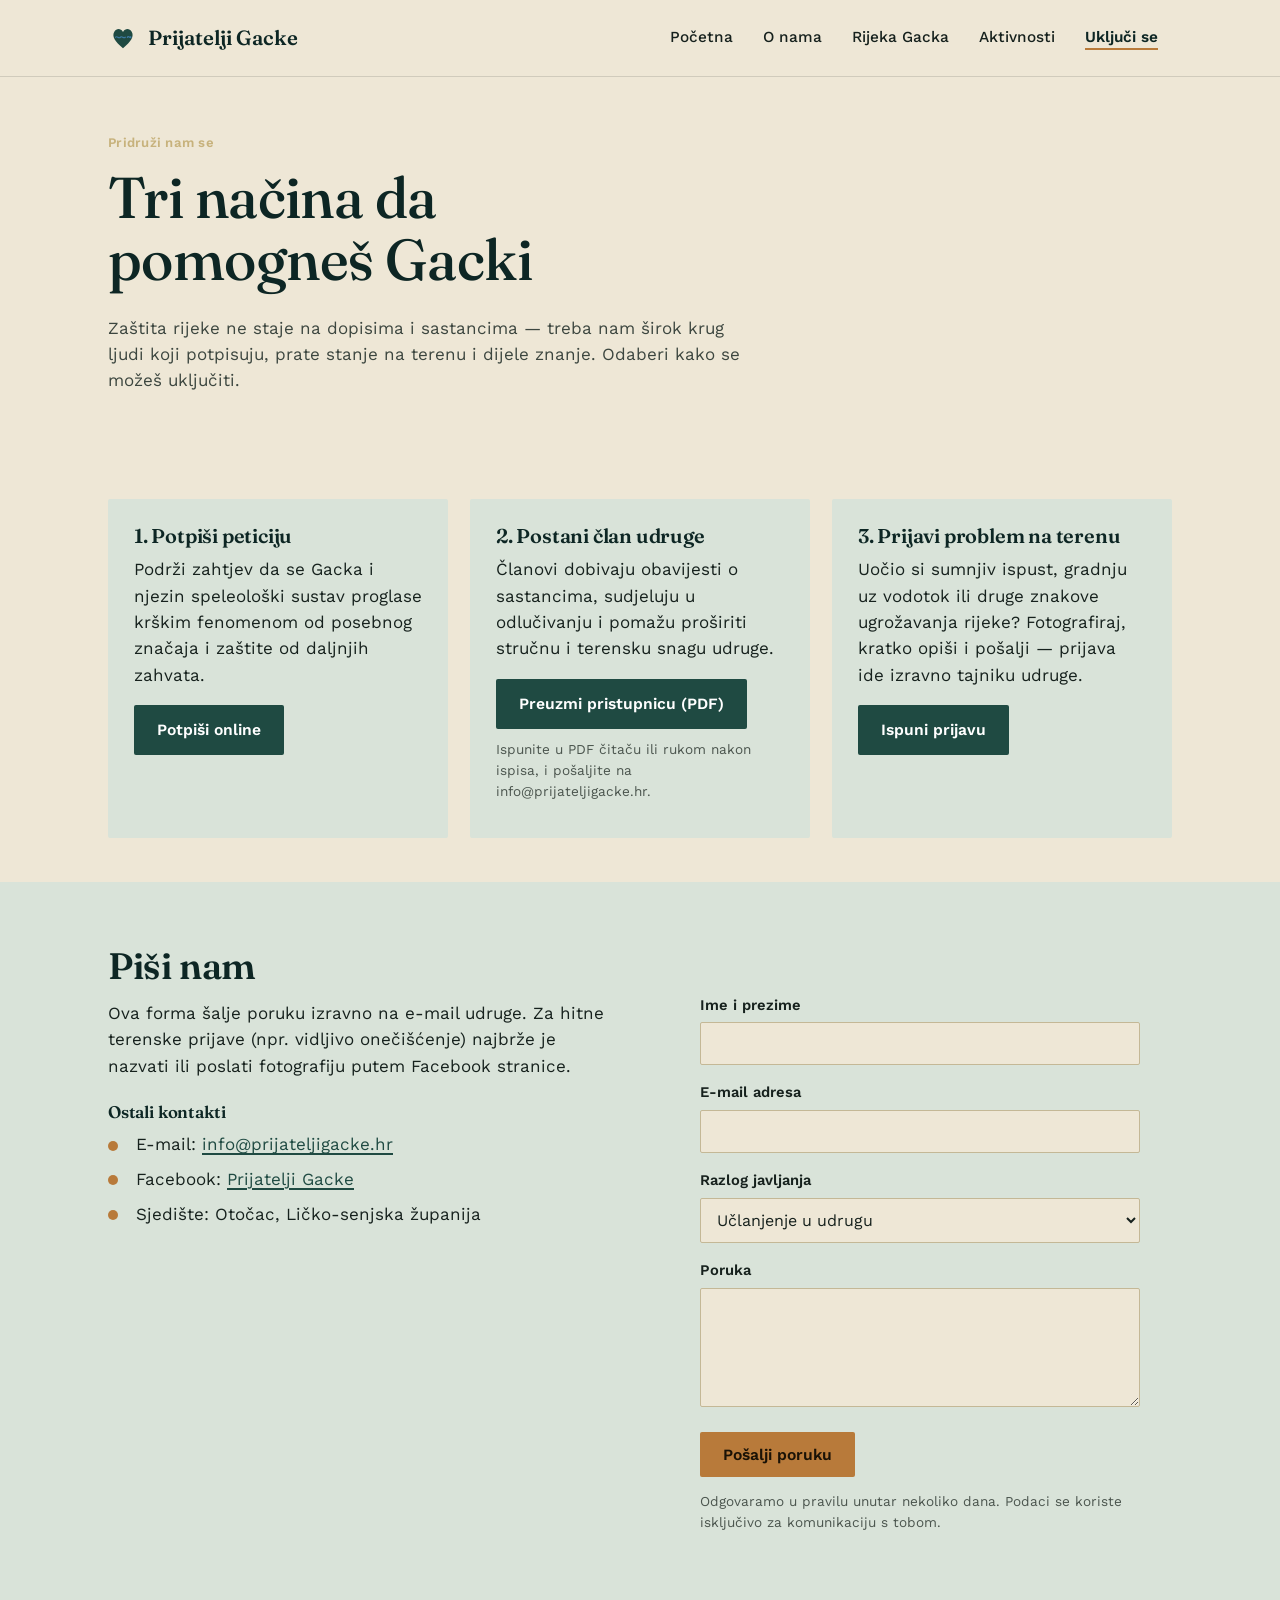
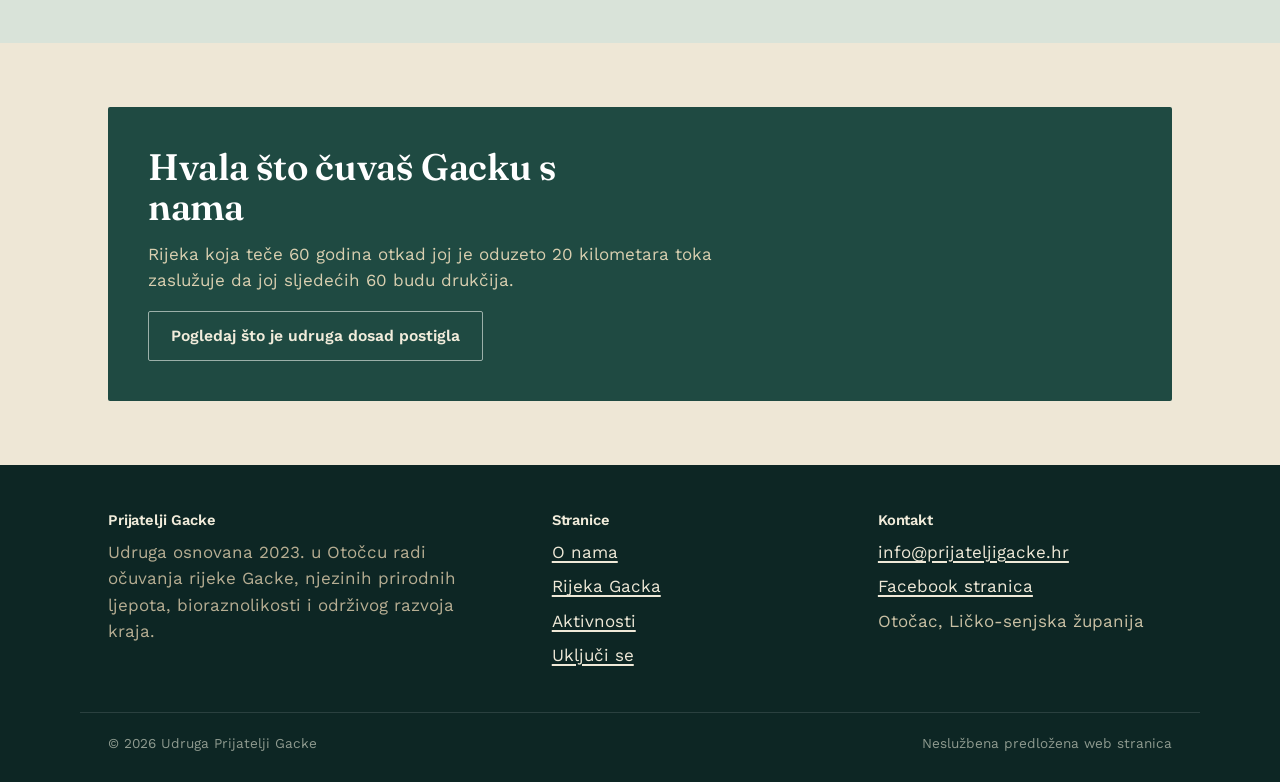
<file: ukljuci-se.html>
<!DOCTYPE html>
<html lang="hr">
<head>
<meta charset="UTF-8">
<meta name="viewport" content="width=device-width, initial-scale=1.0">
<title>Uključi se — Prijatelji Gacke</title>
<meta name="description" content="Potpiši peticiju, postani član ili se javi udruzi Prijatelji Gacke.">
<link rel="icon" href="favicon.ico" sizes="any">
<link rel="icon" href="icon-32.png" type="image/png" sizes="32x32">
<link rel="apple-touch-icon" href="apple-touch-icon.png">
<link rel="stylesheet" href="style.css">
</head>
<body>
<a class="skip" href="#glavni">Preskoči na sadržaj</a>

<header class="site">
  <div class="nav-row">
    <a class="wordmark" href="index.html">
      <svg width="30" height="30" viewBox="0 0 200 200" xmlns="http://www.w3.org/2000/svg"><path d="M100,168 C46,124 24,88 42,58 C56,35 85,34 100,60 C115,34 144,35 158,58 C176,88 154,124 100,168 Z" fill="#1F4A42"/><path d="M50,95 C60,82 71,108 82,95 C93,82 104,108 115,95" fill="none" stroke="#3E7CA6" stroke-width="8" stroke-linecap="round"/><path d="M129,95 C138,84 143,100 150,95" fill="none" stroke="#3E7CA6" stroke-width="8" stroke-linecap="round"/><circle cx="150" cy="95" r="6.5" fill="#3E7CA6"/></svg>
      Prijatelji Gacke
    </a>
    <button class="menu-btn" id="menuBtn" aria-expanded="false" aria-controls="primaryNav">Izbornik</button>
    <nav class="primary" id="primaryNav">
      <a href="index.html">Početna</a>
      <a href="o-nama.html">O nama</a>
      <a href="gacka.html">Rijeka Gacka</a>
      <a href="aktivnosti.html">Aktivnosti</a>
      <a href="ukljuci-se.html" aria-current="page">Uključi se</a>
    </nav>
  </div>
</header>

<main id="glavni">

  <section class="section-tight" style="padding-top:56px;">
    <div class="wrap">
      <p class="eyebrow">Pridruži nam se</p>
      <h1 style="max-width:16ch;">Tri načina da pomogneš Gacki</h1>
      <p class="lede" style="color:#3C463F; max-width:58ch;">Zaštita rijeke ne staje na dopisima i sastancima — treba nam širok krug ljudi koji potpisuju, prate stanje na terenu i dijele znanje. Odaberi kako se možeš uključiti.</p>
    </div>
  </section>

  <section class="section-tight">
    <div class="wrap grid-3">
      <div class="card">
        <h3>1. Potpiši peticiju</h3>
        <p>Podrži zahtjev da se Gacka i njezin speleološki sustav proglase krškim fenomenom od posebnog značaja i zaštite od daljnjih zahvata.</p>
        <a class="btn btn-deep" href="https://www.peticijeonline.com/peticija_za_zatitu_rijeke_gacke_i_njenih_izvora" target="_blank" rel="noopener">Potpiši online</a>
      </div>
      <div class="card">
        <h3>2. Postani član udruge</h3>
        <p>Članovi dobivaju obavijesti o sastancima, sudjeluju u odlučivanju i pomažu proširiti stručnu i terensku snagu udruge.</p>
        <a class="btn btn-deep" href="pristupnica-udruga-prijatelji-gacke.pdf" target="_blank" rel="noopener">Preuzmi pristupnicu (PDF)</a>
        <p class="figure-caption" style="margin-top:10px;">Ispunite u PDF čitaču ili rukom nakon ispisa, i pošaljite na info@prijateljigacke.hr.</p>
      </div>
      <div class="card">
        <h3>3. Prijavi problem na terenu</h3>
        <p>Uočio si sumnjiv ispust, gradnju uz vodotok ili druge znakove ugrožavanja rijeke? Fotografiraj, kratko opiši i pošalji — prijava ide izravno tajniku udruge.</p>
        <a class="btn btn-deep" href="https://baserow.io/form/r2kMzTaDzwiJkY-l7LSp82l0POu4Q0eQtBygtpEgcW0" target="_blank" rel="noopener">Ispuni prijavu</a>
      </div>
    </div>
  </section>

  <section style="background:var(--mist);" id="kontakt-forma">
    <div class="wrap two-col">
      <div>
        <h2>Piši nam</h2>
        <p>Ova forma šalje poruku izravno na e-mail udruge. Za hitne terenske prijave (npr. vidljivo onečišćenje) najbrže je nazvati ili poslati fotografiju putem Facebook stranice.</p>
        <div style="margin-top:24px;">
          <h3 style="font-size:1.05rem;">Ostali kontakti</h3>
          <ul class="list-check" style="margin-top:10px;">
            <li>E-mail: <a href="mailto:info@prijateljigacke.hr">info@prijateljigacke.hr</a></li>
            <li>Facebook: <a href="https://www.facebook.com/p/Prijatelji-Gacke-100092596492673/" target="_blank" rel="noopener">Prijatelji Gacke</a></li>
            <li>Sjedište: Otočac, Ličko-senjska županija</li>
          </ul>
        </div>
      </div>
      <div class="form-box">
        <form action="https://formsubmit.co/info@prijateljigacke.hr" method="POST">
          <input type="hidden" name="_subject" value="Nova poruka s web stranice — Prijatelji Gacke">
          <input type="hidden" name="_template" value="table">
          <input type="hidden" name="_captcha" value="false">
          <input type="hidden" name="_next" value="https://prijatelji-gacke.netlify.app/ukljuci-se.html">
          <input type="text" name="_honey" style="display:none" tabindex="-1" autocomplete="off">
          <label for="ime">Ime i prezime</label>
          <input type="text" id="ime" name="ime" required>

          <label for="email">E-mail adresa</label>
          <input type="email" id="email" name="email" required>

          <label for="tema">Razlog javljanja</label>
          <select id="tema" name="tema">
            <option>Učlanjenje u udrugu</option>
            <option>Suradnja / medijski upit</option>
            <option>Nešto drugo</option>
          </select>

          <label for="poruka">Poruka</label>
          <textarea id="poruka" name="poruka" rows="5" required></textarea>

          <button type="submit" class="btn btn-accent" style="margin-top:18px;">Pošalji poruku</button>
          <p class="form-note">Odgovaramo u pravilu unutar nekoliko dana. Podaci se koriste isključivo za komunikaciju s tobom.</p>
        </form>
      </div>
    </div>
  </section>

  <section>
    <div class="wrap">
      <div class="callout">
        <h2 style="max-width:18ch;">Hvala što čuvaš Gacku s nama</h2>
        <p style="color:#D9CFB0; max-width:52ch;">Rijeka koja teče 60 godina otkad joj je oduzeto 20 kilometara toka zaslužuje da joj sljedećih 60 budu drukčija.</p>
        <a class="btn btn-line" href="aktivnosti.html">Pogledaj što je udruga dosad postigla</a>
      </div>
    </div>
  </section>

</main>

<footer class="site">
  <div class="wrap footer-grid">
    <div>
      <h4>Prijatelji Gacke</h4>
      <p style="max-width:34ch; color:#B7AE93;">Udruga osnovana 2023. u Otočcu radi očuvanja rijeke Gacke, njezinih prirodnih ljepota, bioraznolikosti i održivog razvoja kraja.</p>
    </div>
    <div>
      <h4>Stranice</h4>
      <ul>
        <li><a href="o-nama.html">O nama</a></li>
        <li><a href="gacka.html">Rijeka Gacka</a></li>
        <li><a href="aktivnosti.html">Aktivnosti</a></li>
        <li><a href="ukljuci-se.html">Uključi se</a></li>
      </ul>
    </div>
    <div>
      <h4>Kontakt</h4>
      <ul>
        <li><a href="mailto:info@prijateljigacke.hr">info@prijateljigacke.hr</a></li>
        <li><a href="https://www.facebook.com/p/Prijatelji-Gacke-100092596492673/" target="_blank" rel="noopener">Facebook stranica</a></li>
        <li>Otočac, Ličko-senjska županija</li>
      </ul>
    </div>
  </div>
  <div class="wrap footer-bottom">
    <span>© 2026 Udruga Prijatelji Gacke</span>
    <span>Neslužbena predložena web stranica</span>
  </div>
</footer>

<script>
document.getElementById('menuBtn').addEventListener('click', function(){
  var nav = document.getElementById('primaryNav');
  var open = nav.classList.toggle('open');
  this.setAttribute('aria-expanded', open);
});
</script>
</body>
</html>
</file>
<file: style.css>
/* ============================================================
   Prijatelji Gacke — stylesheet
   Tokens: deep spring teal + limestone paper + reed ochre
   ============================================================ */

@import url('https://fonts.googleapis.com/css2?family=Fraunces:opsz,wght@9..144,400;9..144,500;9..144,600;9..144,700&family=Work+Sans:wght@400;500;600&display=swap');

:root{
  --paper: #EEE7D6;
  --paper-2: #E6DDC8;
  --ink: #16211D;
  --deep: #1F4A42;
  --deep-2: #123330;
  --deep-3: #0D2624;
  --accent: #B87A3A;
  --accent-2: #8C5A25;
  --mist: #D9E3D9;
  --line: #C4B896;
  --line-soft: rgba(22,33,29,.14);
  --max: 1120px;
}

*{box-sizing:border-box;}
html{scroll-behavior:smooth;}
body{
  margin:0;
  background:var(--paper);
  color:var(--ink);
  font-family:'Work Sans', sans-serif;
  font-size:17px;
  line-height:1.55;
  -webkit-font-smoothing:antialiased;
}

h1,h2,h3,h4{
  font-family:'Fraunces', serif;
  font-weight:600;
  line-height:1.08;
  margin:0 0 .4em;
  letter-spacing:-.01em;
  color:var(--deep-3);
}
h1{font-size:clamp(2.4rem, 5vw, 3.6rem); font-weight:500;}
h2{font-size:clamp(1.7rem, 3.2vw, 2.3rem);}
h3{font-size:1.25rem; font-weight:600;}

p{margin:0 0 1em; max-width:64ch;}
a{color:var(--deep); text-decoration-thickness:1.5px; text-underline-offset:3px;}
a:hover{color:var(--accent-2);}
ul{padding-left:1.15em;}
li{margin-bottom:.5em;}

.wrap{max-width:var(--max); margin:0 auto; padding:0 28px;}

/* ---------- skip link / focus ---------- */
.skip{position:absolute; left:-999px; top:0; background:var(--deep); color:#fff; padding:10px 16px; z-index:100;}
.skip:focus{left:12px; top:12px;}
a:focus-visible, button:focus-visible{outline:3px solid var(--accent); outline-offset:2px;}

/* ---------- header ---------- */
header.site{
  background:var(--paper);
  border-bottom:1px solid var(--line-soft);
  position:sticky; top:0; z-index:20;
}
.nav-row{
  display:flex; align-items:center; justify-content:space-between;
  padding:18px 28px; max-width:var(--max); margin:0 auto;
}
.wordmark{
  font-family:'Fraunces', serif; font-size:1.28rem; font-weight:600;
  color:var(--deep-3); text-decoration:none; display:flex; align-items:center; gap:10px;
}
.wordmark svg{flex:none;}
nav.primary{display:flex; gap:2px; align-items:center;}
nav.primary a{
  font-size:.96rem; color:var(--ink); text-decoration:none; padding:8px 14px;
  border-radius:3px; font-weight:500;
}
nav.primary a:hover{color:var(--deep-3); background:var(--mist);}
nav.primary a[aria-current="page"]{color:var(--deep-3); font-weight:600; text-decoration:underline; text-decoration-color:var(--accent); text-decoration-thickness:2px; text-underline-offset:6px;}
.menu-btn{display:none;}

/* ---------- hero ---------- */
.hero{
  background:linear-gradient(180deg, var(--deep-2), var(--deep-3));
  color:#EFE9D8; position:relative; overflow:hidden;
  padding:0;
}
.hero .wrap{padding-top:64px; padding-bottom:0; position:relative; z-index:2;}
.hero-inner{display:grid; grid-template-columns:1.15fr .85fr; gap:40px; align-items:end;}
.hero h1{color:#fff; max-width:14ch;}
.hero .lede{color:#D9CFB0; font-size:1.12rem; max-width:46ch;}
.hero-river{width:100%; height:auto; display:block;}
.eyebrow{
  font-family:'Work Sans',sans-serif; font-size:.82rem; letter-spacing:.02em;
  color:#C7B27C; margin-bottom:14px; font-weight:600;
}
.hero-actions{display:flex; gap:14px; margin:26px 0 0; flex-wrap:wrap;}

.btn{
  display:inline-block; padding:12px 22px; border-radius:2px; font-weight:600;
  text-decoration:none; font-size:.98rem; border:1.5px solid transparent; cursor:pointer;
  font-family:'Work Sans',sans-serif;
}
.btn-accent{background:var(--accent); color:#1A1206;}
.btn-accent:hover{background:#CB8A47; color:#1A1206;}
.btn-line{border-color:#9BB0A9; color:#F1ECDB;}
.btn-line:hover{border-color:#F1ECDB; color:#fff;}
.btn-deep{background:var(--deep); color:#fff;}
.btn-deep:hover{background:var(--deep-3);}

.river-divider{display:block; width:100%; height:auto;}

/* ---------- sections ---------- */
section{padding:64px 0;}
.section-tight{padding:44px 0;}
.two-col{display:grid; grid-template-columns:1fr 1fr; gap:56px;}
.stat-row{display:grid; grid-template-columns:repeat(3,1fr); gap:28px; margin-top:36px;}
.stat{border-top:2px solid var(--deep); padding-top:12px;}
.stat .num{font-family:'Fraunces',serif; font-size:2.1rem; color:var(--deep-3); display:block;}
.stat .label{font-size:.92rem; color:#3C463F;}

.card{
  background:var(--mist); padding:26px 26px 22px; border-radius:2px;
}
.card h3{margin-bottom:.5em;}

.grid-3{display:grid; grid-template-columns:repeat(3,1fr); gap:22px;}
.grid-2{display:grid; grid-template-columns:repeat(2,1fr); gap:22px;}

.tag{
  display:inline-block; font-size:.78rem; font-weight:600; color:var(--accent-2);
  border:1px solid var(--accent); padding:3px 10px; border-radius:20px; margin-bottom:10px;
}

.callout{
  background:var(--deep); color:#F1ECDB; padding:40px; border-radius:2px;
}
.callout h2{color:#fff;}
.callout a.btn-accent{margin-top:6px;}

/* ---------- timeline (aktivnosti) ---------- */
.timeline{border-left:2px solid var(--line); padding-left:0; margin-left:6px; list-style:none;}
.timeline li{
  position:relative; padding:0 0 40px 32px; margin:0;
}
.timeline li::before{
  content:""; position:absolute; left:-7px; top:4px; width:12px; height:12px;
  background:var(--paper); border:2.5px solid var(--accent); border-radius:50%;
}
.timeline .date{font-weight:600; color:var(--accent-2); font-size:.9rem; display:block; margin-bottom:4px;}

/* ---------- quote ---------- */
blockquote{
  border-left:3px solid var(--accent); margin:0; padding:4px 0 4px 22px;
  font-family:'Fraunces',serif; font-size:1.25rem; font-style:italic; color:var(--deep-3);
  max-width:56ch;
}
blockquote cite{display:block; font-family:'Work Sans',sans-serif; font-style:normal; font-size:.88rem; color:#4B554E; margin-top:10px;}

/* ---------- forms ---------- */
.form-box{background:var(--mist); padding:32px; border-radius:2px;}
label{display:block; font-weight:600; font-size:.92rem; margin-bottom:6px; margin-top:16px;}
label:first-child{margin-top:0;}
input, textarea, select{
  width:100%; padding:11px 12px; border:1.5px solid var(--line); border-radius:2px;
  background:var(--paper); font-family:'Work Sans',sans-serif; font-size:1rem; color:var(--ink);
}
input:focus, textarea:focus{outline:2px solid var(--deep); outline-offset:1px;}
.form-note{font-size:.85rem; color:#4B554E; margin-top:14px;}

/* ---------- footer ---------- */
footer.site{background:var(--deep-3); color:#C9C0A4; padding:48px 0 28px;}
footer.site a{color:#EFE9D8;}
.footer-grid{display:grid; grid-template-columns:1.4fr 1fr 1fr; gap:32px;}
footer.site h4{color:#F1ECDB; font-family:'Work Sans',sans-serif; font-size:.92rem; text-transform:none; margin-bottom:10px; font-weight:600;}
footer.site ul{list-style:none; padding:0; margin:0;}
footer.site li{margin-bottom:8px;}
.footer-bottom{
  border-top:1px solid rgba(255,255,255,.12); margin-top:36px; padding-top:20px;
  display:flex; justify-content:space-between; flex-wrap:wrap; gap:10px; font-size:.85rem; color:#8E9A8F;
}

/* ---------- misc ---------- */
.figure-caption{font-size:.85rem; color:#4B554E; margin-top:8px;}
.list-check{list-style:none; padding:0;}
.list-check li{padding-left:28px; position:relative;}
.list-check li::before{
  content:""; position:absolute; left:0; top:.55em; width:10px; height:10px;
  border-radius:50%; background:var(--accent);
}

/* ---------- responsive ---------- */
@media (max-width: 860px){
  nav.primary{
    position:fixed; inset:64px 0 auto 0; background:var(--paper); flex-direction:column;
    align-items:stretch; padding:10px 20px 20px; border-bottom:1px solid var(--line-soft);
    display:none;
  }
  nav.primary.open{display:flex;}
  nav.primary a{padding:12px 6px; border-bottom:1px solid var(--line-soft);}
  .menu-btn{
    display:inline-flex; background:none; border:1.5px solid var(--ink); border-radius:3px;
    padding:8px 12px; font-family:'Work Sans',sans-serif; font-weight:600; cursor:pointer; color:var(--ink);
  }
  .hero-inner{grid-template-columns:1fr; gap:26px;}
  .two-col, .grid-3, .grid-2, .stat-row, .footer-grid{grid-template-columns:1fr;}
  section{padding:44px 0;}
}
</file>
